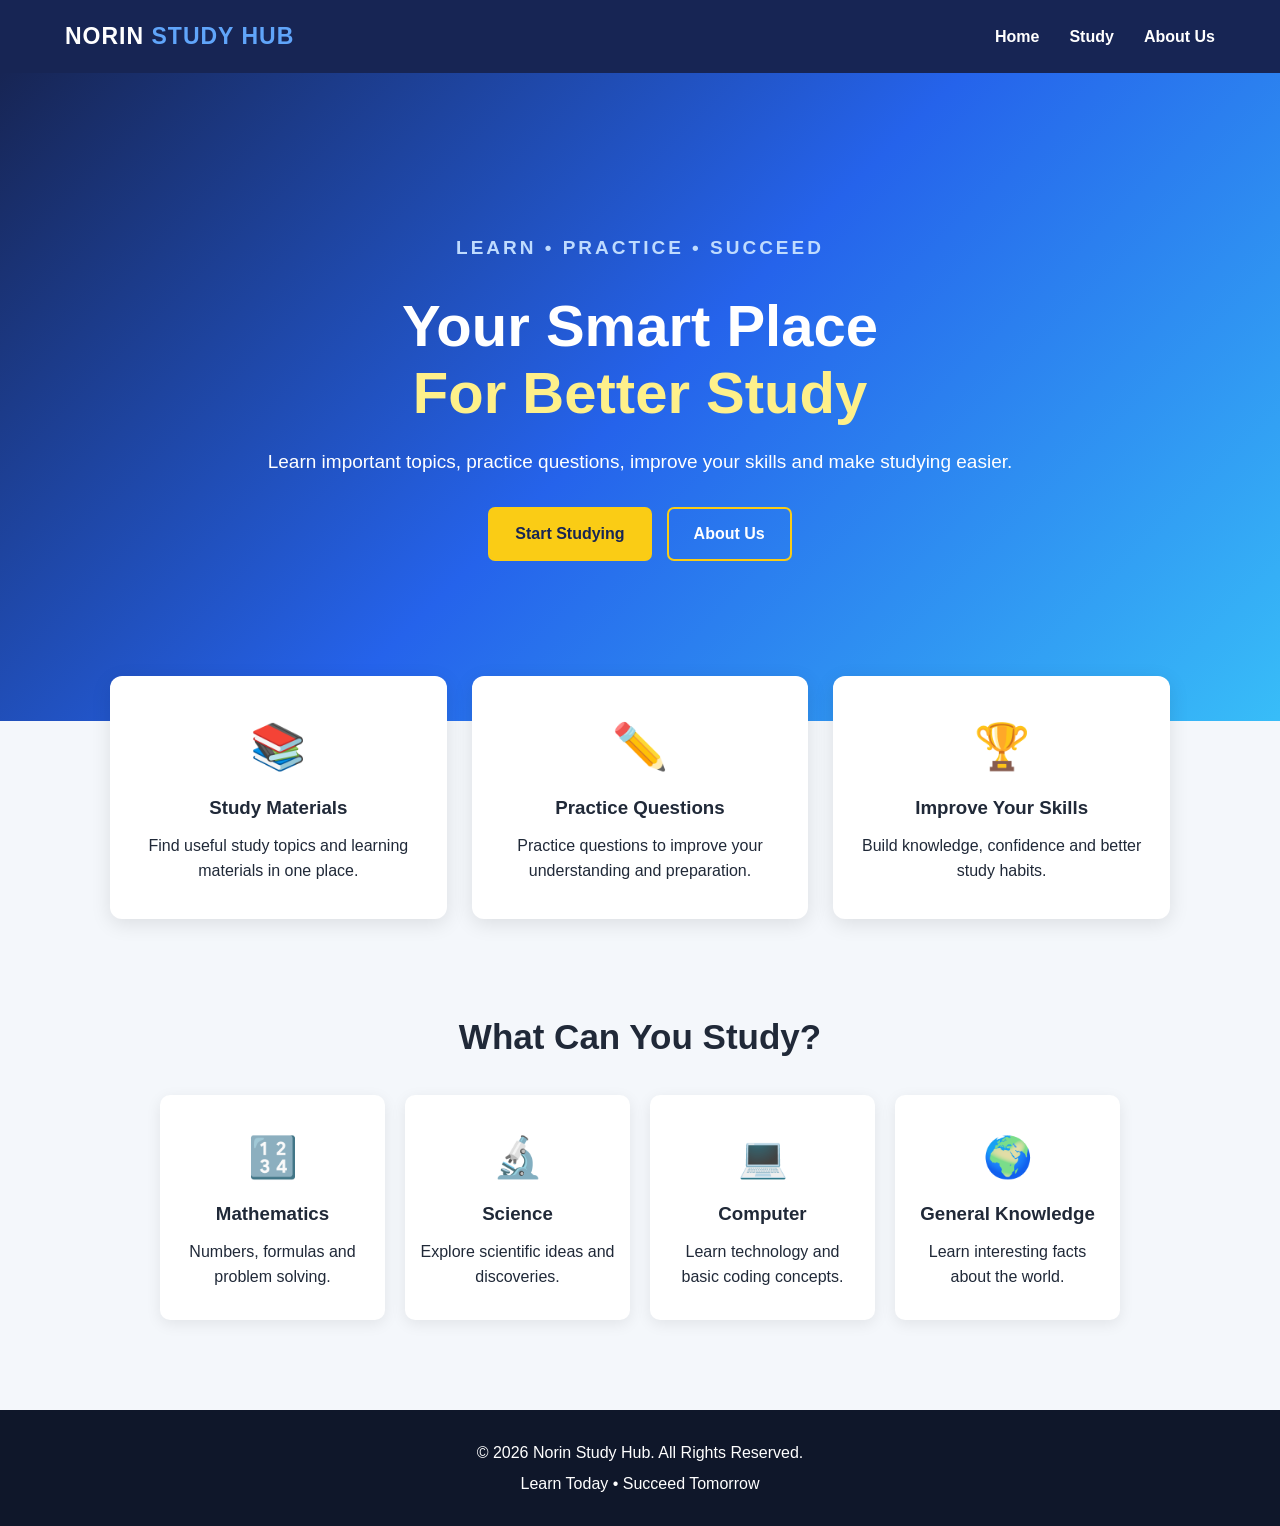
<file: index.html>
<!DOCTYPE html>
<html lang="en">
<head>
    <meta charset="UTF-8">
    <meta name="viewport" content="width=device-width, initial-scale=1.0">
    <title>Norin Study Hub | Learn Better</title>
    <link rel="stylesheet" href="style.css">
</head>
<body>

<header>
    <nav class="navbar">
        <div class="logo">NORIN <span>STUDY HUB</span></div>

        <ul class="nav-links">
            <li><a href="index.html">Home</a></li>
            <li><a href="Content.html">Study</a></li>
            <li><a href="about.html">About Us</a></li>
        </ul>

        <button class="menu-btn" onclick="toggleMenu()">☰</button>
    </nav>
</header>

<main>

<section class="hero">
    <div class="hero-content">

        <p class="small-title">LEARN • PRACTICE • SUCCEED</p>

        <h1>
            Your Smart Place<br>
            <span>For Better Study</span>
        </h1>

        <p>
            Learn important topics, practice questions,
            improve your skills and make studying easier.
        </p>

        <div class="hero-buttons">
            <a href="Content.html" class="btn">Start Studying</a>
            <a href="about.html" class="btn btn-outline">About Us</a>
        </div>

    </div>
</section>


<section class="features">

    <div class="feature-card">
        <div class="icon">📚</div>
        <h3>Study Materials</h3>
        <p>
            Find useful study topics and learning
            materials in one place.
        </p>
    </div>

    <div class="feature-card">
        <div class="icon">✏️</div>
        <h3>Practice Questions</h3>
        <p>
            Practice questions to improve your
            understanding and preparation.
        </p>
    </div>

    <div class="feature-card">
        <div class="icon">🏆</div>
        <h3>Improve Your Skills</h3>
        <p>
            Build knowledge, confidence and
            better study habits.
        </p>
    </div>

</section>


<section class="subjects">

    <h2>What Can You Study?</h2>

    <div class="subject-grid">

        <div class="subject-card">
            <span>🔢</span>
            <h3>Mathematics</h3>
            <p>Numbers, formulas and problem solving.</p>
        </div>

        <div class="subject-card">
            <span>🔬</span>
            <h3>Science</h3>
            <p>Explore scientific ideas and discoveries.</p>
        </div>

        <div class="subject-card">
            <span>💻</span>
            <h3>Computer</h3>
            <p>Learn technology and basic coding concepts.</p>
        </div>

        <div class="subject-card">
            <span>🌍</span>
            <h3>General Knowledge</h3>
            <p>Learn interesting facts about the world.</p>
        </div>

    </div>

</section>

</main>


<footer>
    <p>
        © <span id="year"></span> Norin Study Hub.
        All Rights Reserved.
    </p>
    <p>Learn Today • Succeed Tomorrow</p>
</footer>

<script src="script.js"></script>

</body>
</html>
</file>
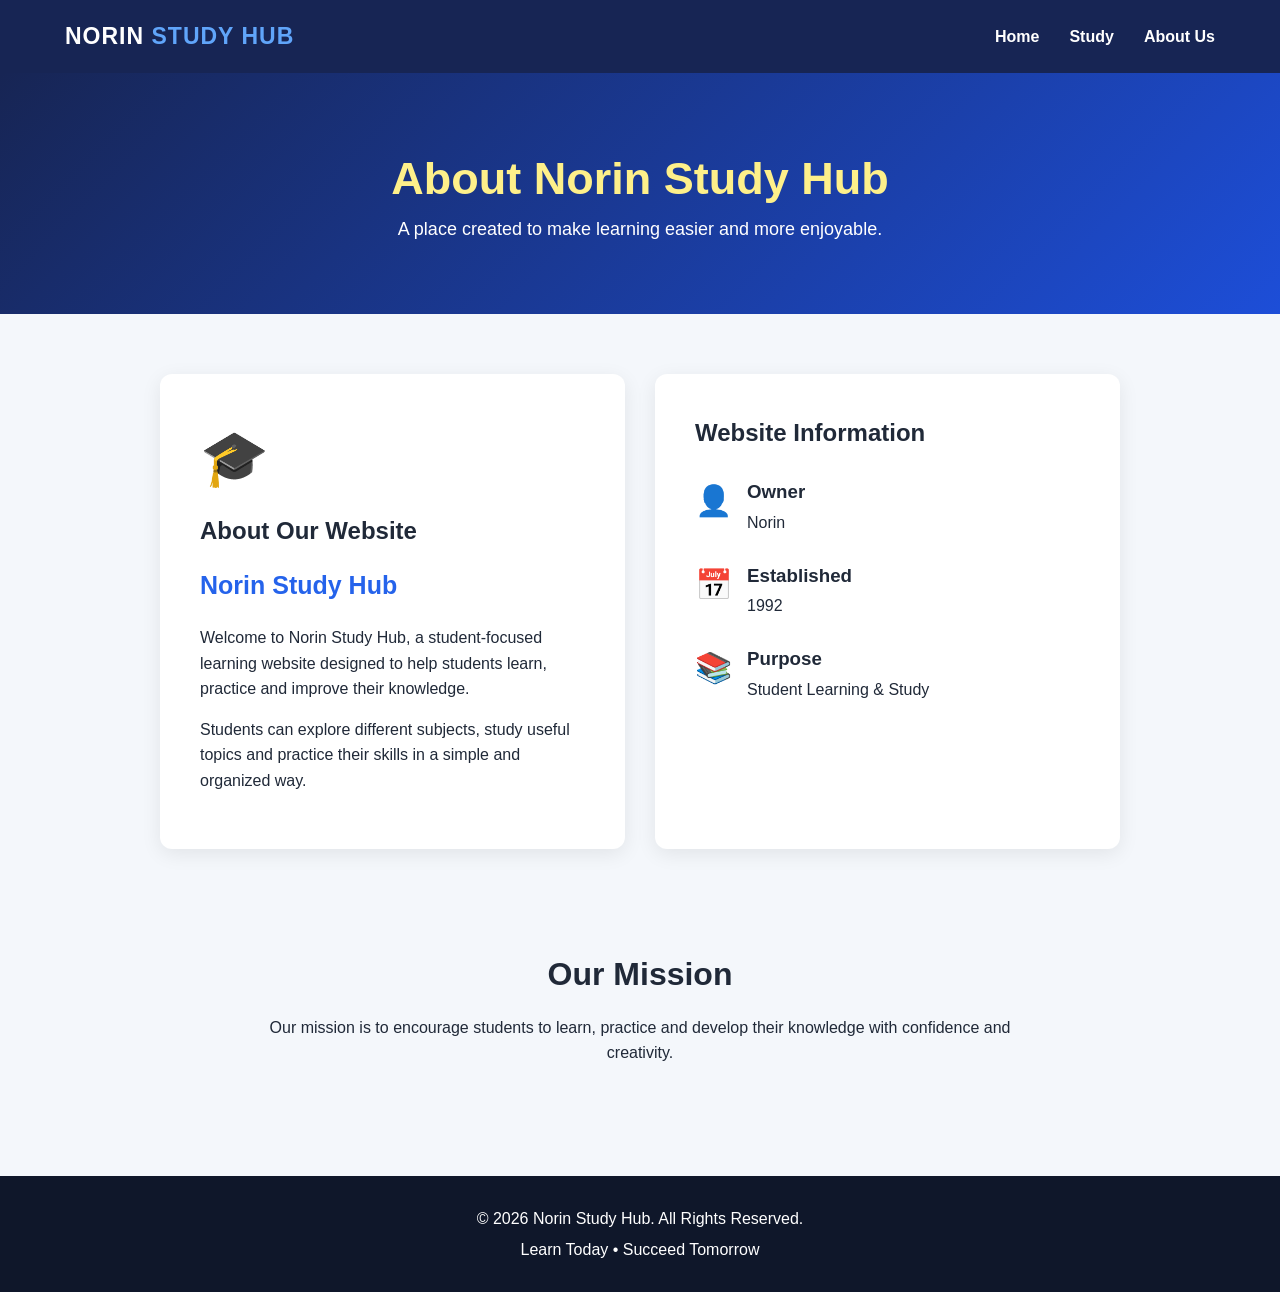
<file: about.html>
<!DOCTYPE html>
<html lang="en">
<head>
    <meta charset="UTF-8">
    <meta name="viewport" content="width=device-width, initial-scale=1.0">
    <title>About Us | Norin Study Hub</title>
    <link rel="stylesheet" href="style.css">
</head>
<body>

<header>
    <nav class="navbar">

        <div class="logo">
            NORIN <span>STUDY HUB</span>
        </div>

        <ul class="nav-links">
            <li><a href="index.html">Home</a></li>
            <li><a href="Content.html">Study</a></li>
            <li><a href="about.html">About Us</a></li>
        </ul>

        <button class="menu-btn" onclick="toggleMenu()">☰</button>

    </nav>
</header>


<main>

<section class="page-banner">

    <h1>About Norin Study Hub</h1>

    <p>
        A place created to make learning easier and more enjoyable.
    </p>

</section>


<section class="about-section">

    <div class="about-card">

        <div class="about-icon">🎓</div>

        <h2>About Our Website</h2>

        <h3>Norin Study Hub</h3>

        <p>
            Welcome to Norin Study Hub, a student-focused
            learning website designed to help students
            learn, practice and improve their knowledge.
        </p>

        <p>
            Students can explore different subjects,
            study useful topics and practice their skills
            in a simple and organized way.
        </p>

    </div>


    <div class="contact-card">

        <h2>Website Information</h2>

        <div class="contact-item">
            <span>👤</span>

            <div>
                <h3>Owner</h3>
                <p>Norin</p>
            </div>
        </div>

        <div class="contact-item">
            <span>📅</span>

            <div>
                <h3>Established</h3>
                <p>1992</p>
            </div>
        </div>

        <div class="contact-item">
            <span>📚</span>

            <div>
                <h3>Purpose</h3>
                <p>Student Learning & Study</p>
            </div>
        </div>

    </div>

</section>


<section class="mission">

    <h2>Our Mission</h2>

    <p>
        Our mission is to encourage students to learn,
        practice and develop their knowledge with
        confidence and creativity.
    </p>

</section>

</main>


<footer>

    <p>
        © <span id="year"></span>
        Norin Study Hub. All Rights Reserved.
    </p>

    <p>Learn Today • Succeed Tomorrow</p>

</footer>


<script src="script.js"></script>

</body>
</html>
</file>
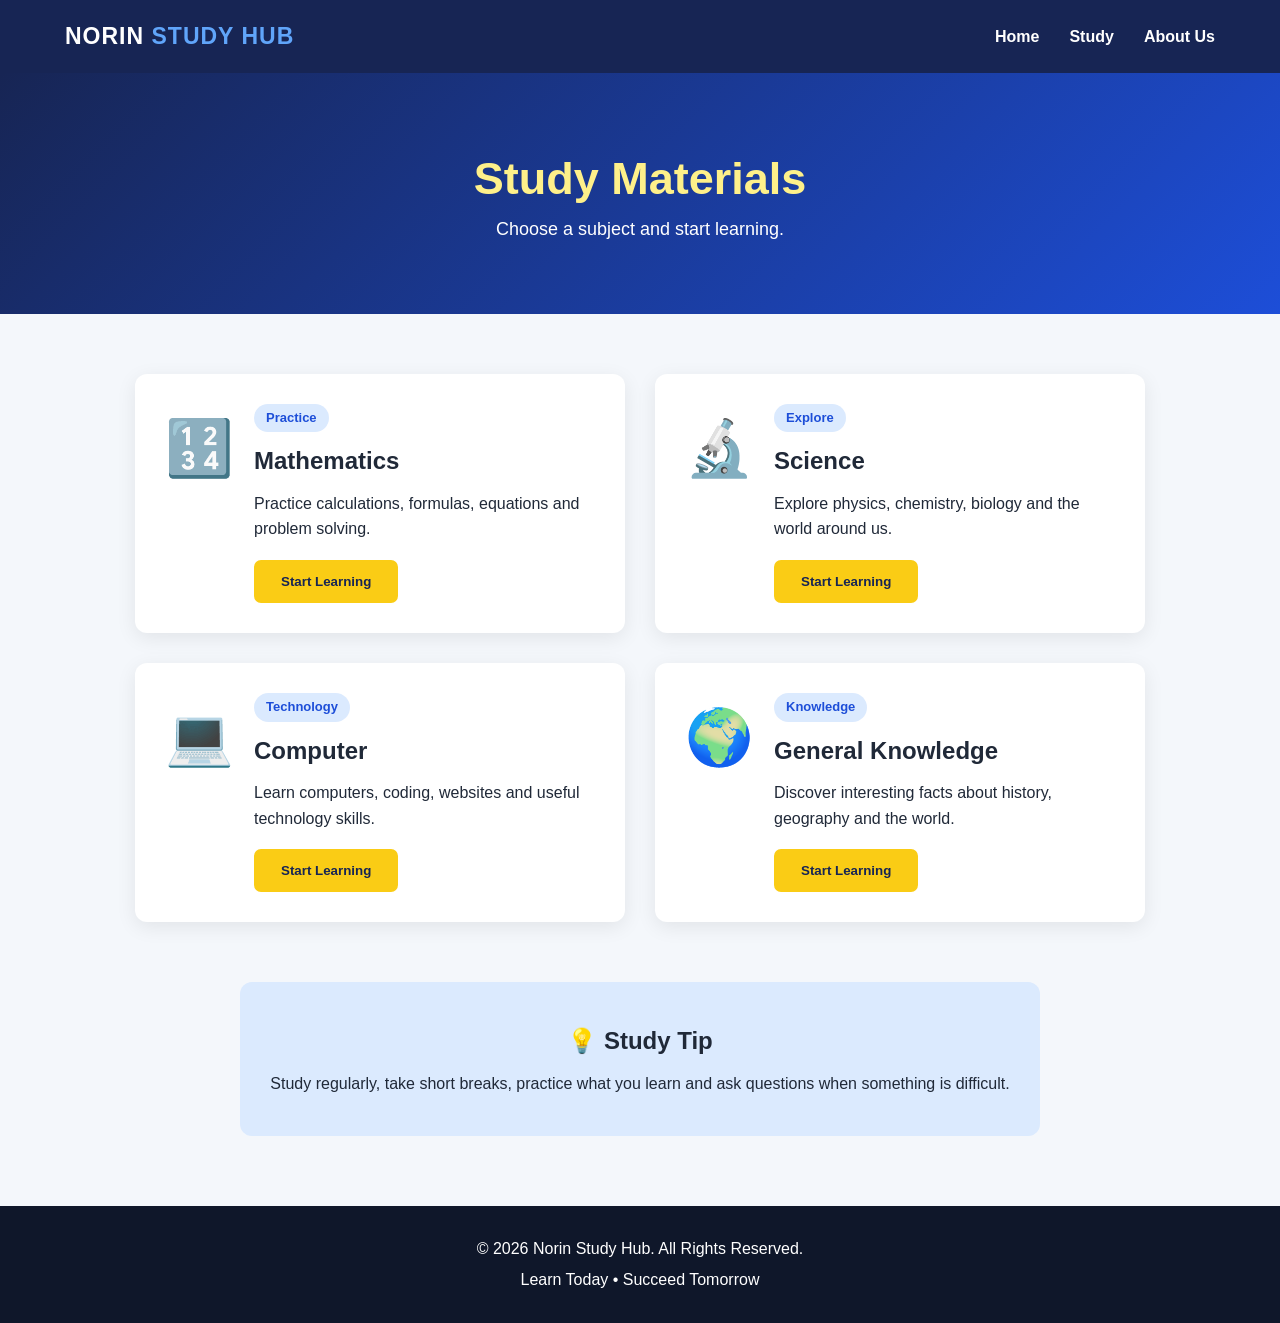
<file: content.html>
<!DOCTYPE html>
<html lang="en">
<head>
    <meta charset="UTF-8">
    <meta name="viewport" content="width=device-width, initial-scale=1.0">

    <title>Study Materials | Norin Study Hub</title>

    <link rel="stylesheet" href="style.css">
</head>

<body>

<header>

    <nav class="navbar">

        <div class="logo">
            NORIN <span>STUDY HUB</span>
        </div>

        <ul class="nav-links">
            <li><a href="index.html">Home</a></li>
            <li><a href="Content.html">Study</a></li>
            <li><a href="about.html">About Us</a></li>
        </ul>

        <button class="menu-btn" onclick="toggleMenu()">☰</button>

    </nav>

</header>


<main>

<section class="page-banner">

    <h1>Study Materials</h1>

    <p>
        Choose a subject and start learning.
    </p>

</section>


<section class="study-section">


    <div class="study-card">

        <div class="study-icon">🔢</div>

        <div class="study-info">

            <span class="study-tag">
                Practice
            </span>

            <h2>Mathematics</h2>

            <p>
                Practice calculations, formulas,
                equations and problem solving.
            </p>

            <button class="btn" onclick="showMessage('Mathematics')">
                Start Learning
            </button>

        </div>

    </div>


    <div class="study-card">

        <div class="study-icon">🔬</div>

        <div class="study-info">

            <span class="study-tag">
                Explore
            </span>

            <h2>Science</h2>

            <p>
                Explore physics, chemistry, biology
                and the world around us.
            </p>

            <button class="btn" onclick="showMessage('Science')">
                Start Learning
            </button>

        </div>

    </div>


    <div class="study-card">

        <div class="study-icon">💻</div>

        <div class="study-info">

            <span class="study-tag">
                Technology
            </span>

            <h2>Computer</h2>

            <p>
                Learn computers, coding, websites
                and useful technology skills.
            </p>

            <button class="btn" onclick="showMessage('Computer')">
                Start Learning
            </button>

        </div>

    </div>


    <div class="study-card">

        <div class="study-icon">🌍</div>

        <div class="study-info">

            <span class="study-tag">
                Knowledge
            </span>

            <h2>General Knowledge</h2>

            <p>
                Discover interesting facts about
                history, geography and the world.
            </p>

            <button class="btn" onclick="showMessage('General Knowledge')">
                Start Learning
            </button>

        </div>

    </div>


</section>


<section class="study-tip">

    <h2>💡 Study Tip</h2>

    <p>
        Study regularly, take short breaks,
        practice what you learn and ask questions
        when something is difficult.
    </p>

</section>

</main>


<footer>

    <p>
        © <span id="year"></span>
        Norin Study Hub. All Rights Reserved.
    </p>

    <p>Learn Today • Succeed Tomorrow</p>

</footer>


<script src="script.js"></script>

</body>
</html>
</file>
<file: style.css>
* {
    margin: 0;
    padding: 0;
    box-sizing: border-box;
}

html {
    scroll-behavior: smooth;
}

body {
    font-family: Arial, Helvetica, sans-serif;
    background: #f4f7fb;
    color: #202938;
    line-height: 1.6;
}


/* =====================
   NAVBAR
===================== */

header {
    background: #172554;
    position: sticky;
    top: 0;
    z-index: 1000;
}

.navbar {
    max-width: 1200px;
    margin: auto;
    padding: 18px 25px;

    display: flex;
    align-items: center;
    justify-content: space-between;
}

.logo {
    color: white;
    font-size: 23px;
    font-weight: bold;
    letter-spacing: 1px;
}

.logo span {
    color: #60a5fa;
}

.nav-links {
    display: flex;
    list-style: none;
    gap: 30px;
}

.nav-links a {
    color: white;
    text-decoration: none;
    font-weight: bold;
}

.nav-links a:hover {
    color: #60a5fa;
}

.menu-btn {
    display: none;

    background: transparent;
    border: none;

    color: white;
    font-size: 28px;

    cursor: pointer;
}


/* =====================
   HERO
===================== */

.hero {
    min-height: 72vh;

    display: flex;
    align-items: center;
    justify-content: center;

    text-align: center;

    padding: 60px 20px;

    background:
        linear-gradient(
            135deg,
            #172554,
            #2563eb,
            #38bdf8
        );

    color: white;
}

.hero-content {
    max-width: 850px;
}

.small-title {
    color: #bfdbfe;

    font-weight: bold;

    letter-spacing: 3px;

    margin-bottom: 15px;
}

.hero h1 {
    font-size: 58px;
    line-height: 1.15;

    margin-bottom: 20px;
}

.hero h1 span {
    color: #fef08a;
}

.hero p {
    font-size: 19px;

    margin-bottom: 30px;
}

.hero-buttons {
    display: flex;

    justify-content: center;

    gap: 15px;

    flex-wrap: wrap;
}


/* =====================
   BUTTON
===================== */

.btn {
    display: inline-block;

    background: #facc15;

    color: #172554;

    border: 2px solid #facc15;

    padding: 12px 25px;

    border-radius: 7px;

    font-weight: bold;

    text-decoration: none;

    cursor: pointer;

    transition: 0.3s;
}

.btn:hover {
    transform: translateY(-3px);

    background: #eab308;
}

.btn-outline {
    background: transparent;

    color: white;
}

.btn-outline:hover {
    color: #172554;
}


/* =====================
   FEATURES
===================== */

.features {
    max-width: 1100px;

    margin: -45px auto 70px;

    padding: 0 20px;

    display: grid;

    grid-template-columns:
        repeat(3, 1fr);

    gap: 25px;

    position: relative;
}

.feature-card {
    background: white;

    padding: 35px 25px;

    text-align: center;

    border-radius: 12px;

    box-shadow:
        0 5px 20px
        rgba(0,0,0,0.10);
}

.icon {
    font-size: 45px;

    margin-bottom: 10px;
}

.feature-card h3 {
    margin-bottom: 10px;
}


/* =====================
   SUBJECTS
===================== */

.subjects {
    max-width: 1000px;

    margin: 0 auto 70px;

    padding: 20px;
}

.subjects h2 {
    text-align: center;

    font-size: 35px;

    margin-bottom: 30px;
}

.subject-grid {
    display: grid;

    grid-template-columns:
        repeat(4, 1fr);

    gap: 20px;
}

.subject-card {
    background: white;

    text-align: center;

    padding: 30px 15px;

    border-radius: 10px;

    box-shadow:
        0 4px 15px
        rgba(0,0,0,0.08);

    transition: 0.3s;
}

.subject-card:hover {
    transform: translateY(-5px);
}

.subject-card span {
    font-size: 40px;
}

.subject-card h3 {
    margin: 10px 0;
}


/* =====================
   PAGE BANNER
===================== */

.page-banner {
    background:
        linear-gradient(
            135deg,
            #172554,
            #1d4ed8
        );

    color: white;

    text-align: center;

    padding: 70px 20px;
}

.page-banner h1 {
    font-size: 45px;

    color: #fef08a;
}

.page-banner p {
    font-size: 18px;
}


/* =====================
   ABOUT
===================== */

.about-section {
    max-width: 1000px;

    margin: 60px auto;

    padding: 0 20px;

    display: grid;

    grid-template-columns: 1fr 1fr;

    gap: 30px;
}

.about-card,
.contact-card {
    background: white;

    padding: 40px;

    border-radius: 12px;

    box-shadow:
        0 5px 20px
        rgba(0,0,0,0.08);
}

.about-icon {
    font-size: 55px;

    margin-bottom: 10px;
}

.about-card h2,
.contact-card h2 {
    margin-bottom: 15px;
}

.about-card h3 {
    color: #2563eb;

    font-size: 25px;

    margin-bottom: 20px;
}

.about-card p {
    margin-bottom: 15px;
}

.contact-item {
    display: flex;

    gap: 15px;

    margin: 25px 0;

    align-items: flex-start;
}

.contact-item > span {
    font-size: 30px;
}

.contact-item h3 {
    margin-bottom: 3px;
}

.mission {
    max-width: 800px;

    margin: 0 auto 70px;

    padding: 40px 20px;

    text-align: center;
}

.mission h2 {
    font-size: 32px;

    margin-bottom: 15px;
}


/* =====================
   STUDY CARDS
===================== */

.study-section {
    max-width: 1050px;

    margin: 60px auto;

    padding: 0 20px;

    display: grid;

    grid-template-columns:
        repeat(2, 1fr);

    gap: 30px;
}

.study-card {
    background: white;

    display: flex;

    gap: 20px;

    padding: 30px;

    border-radius: 12px;

    box-shadow:
        0 5px 20px
        rgba(0,0,0,0.08);

    transition: 0.3s;
}

.study-card:hover {
    transform: translateY(-5px);
}

.study-icon {
    font-size: 55px;
}

.study-info {
    flex: 1;
}

.study-tag {
    display: inline-block;

    background: #dbeafe;

    color: #1d4ed8;

    padding: 4px 12px;

    border-radius: 20px;

    font-size: 13px;

    font-weight: bold;
}

.study-info h2 {
    margin: 10px 0;
}

.study-info p {
    margin-bottom: 18px;
}


/* =====================
   STUDY TIP
===================== */

.study-tip {
    max-width: 800px;

    margin: 0 auto 70px;

    padding: 40px 25px;

    background: #dbeafe;

    border-radius: 12px;

    text-align: center;
}

.study-tip h2 {
    margin-bottom: 10px;
}


/* =====================
   WELCOME
===================== */

.welcome {
    max-width: 800px;

    margin: 0 auto 70px;

    text-align: center;

    padding: 20px;
}

.welcome h2 {
    font-size: 35px;

    margin-bottom: 15px;
}

.welcome p {
    margin-bottom: 25px;
}


/* =====================
   FOOTER
===================== */

footer {
    background: #0f172a;

    color: white;

    text-align: center;

    padding: 25px 20px;
}

footer p {
    margin: 5px;
}


/* =====================
   MOBILE
===================== */

@media (max-width: 768px) {

    .nav-links {
        display: none;

        position: absolute;

        top: 70px;

        left: 0;

        width: 100%;

        background: #172554;

        flex-direction: column;

        text-align: center;

        padding: 20px;

        gap: 20px;
    }

    .nav-links.active {
        display: flex;
    }

    .menu-btn {
        display: block;
    }

    .hero h1 {
        font-size: 42px;
    }

    .features {
        grid-template-columns: 1fr;

        margin-top: 30px;
    }

    .subject-grid {
        grid-template-columns:
            repeat(2, 1fr);
    }

    .about-section {
        grid-template-columns: 1fr;
    }

    .study-section {
        grid-template-columns: 1fr;
    }
}

@media (max-width: 500px) {

    .subject-grid {
        grid-template-columns: 1fr;
    }

    .study-card {
        flex-direction: column;

        text-align: center;
    }

    .hero h1 {
        font-size: 36px;
    }

    .page-banner h1 {
        font-size: 35px;
    }
}
</file>
